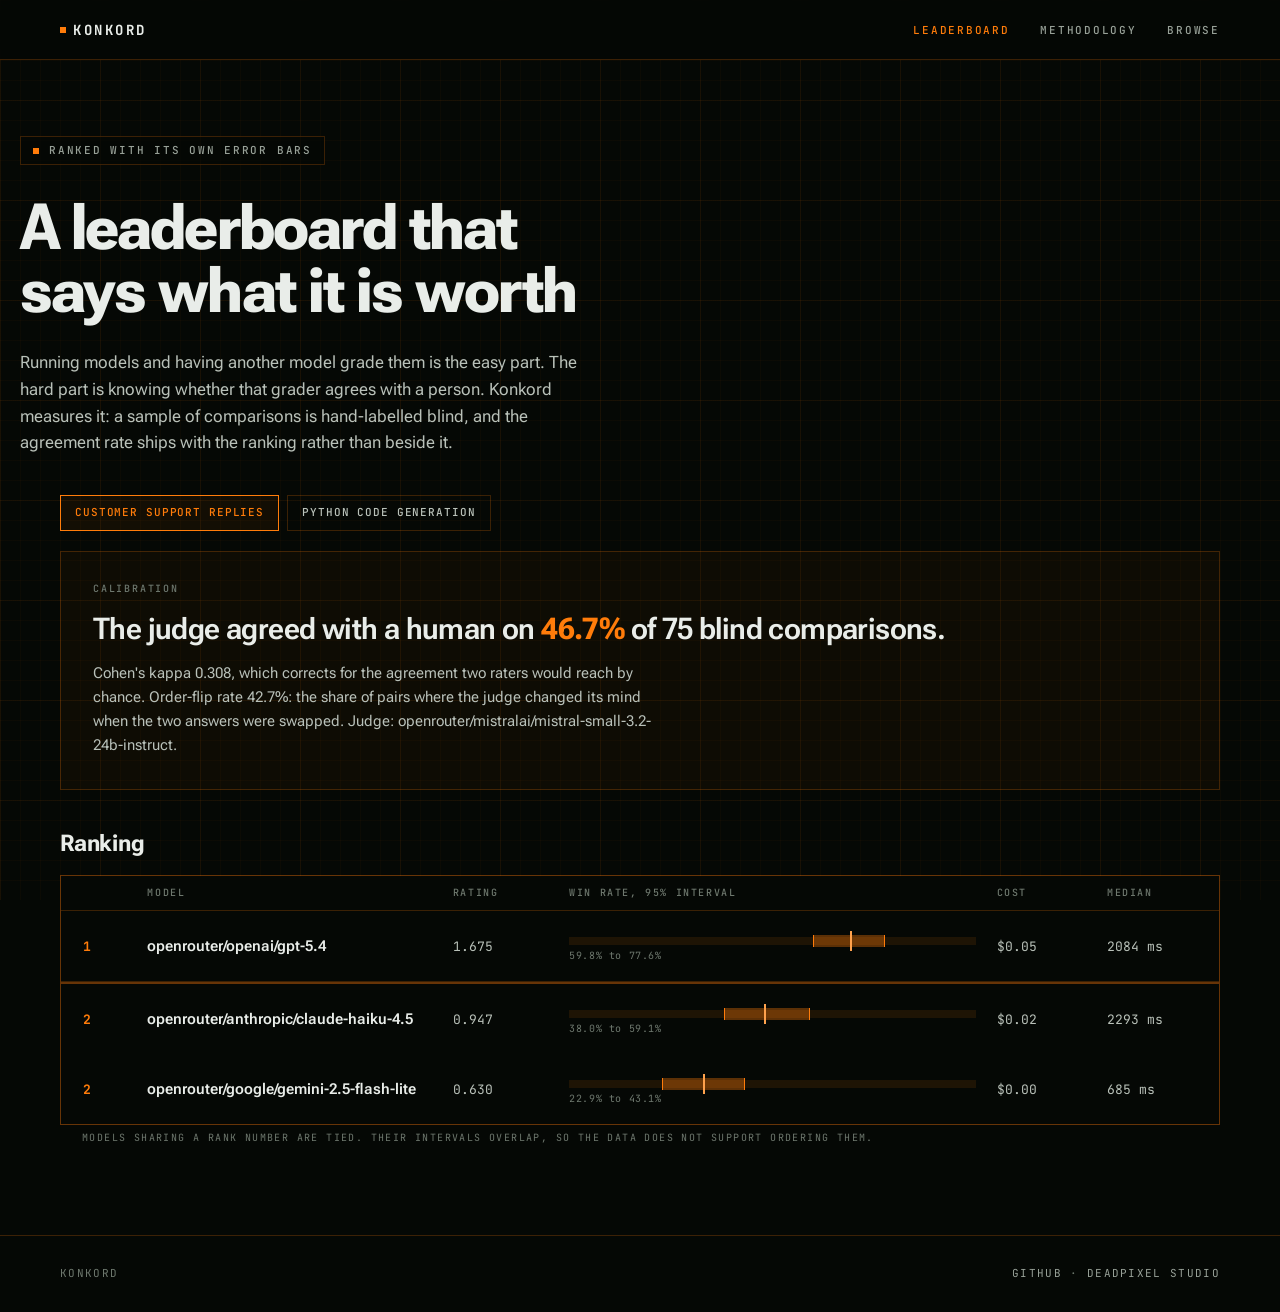
<file: site/index.html>
<!doctype html>
<html lang="en">
<head>
<meta charset="utf-8">
<meta name="viewport" content="width=device-width, initial-scale=1">
<title>Konkord leaderboard</title>
<meta name="description" content="LLM leaderboard published with the judge-versus-human agreement rate attached. If the judge cannot be trusted, the ranking says so.">
<link rel="preconnect" href="https://fonts.googleapis.com">
<link rel="preconnect" href="https://fonts.gstatic.com" crossorigin>
<link href="https://fonts.googleapis.com/css2?family=Roboto+Flex:opsz,wght@8..144,400..700&family=JetBrains+Mono:wght@400;500;700&display=swap" rel="stylesheet">
<link rel="stylesheet" href="style.css">
</head>
<body>
<div class="grid-overlay" aria-hidden="true"></div>

<header class="top">
  <div class="wrap">
    <a class="wordmark" href="./"><span class="dot" aria-hidden="true"></span>KONKORD</a>
    <nav>
      <a href="./" aria-current="page">LEADERBOARD</a>
      <a href="methodology.html">METHODOLOGY</a>
      <a href="browse.html">BROWSE</a>
    </nav>
  </div>
</header>

<main>
  <div class="hero wrap">
    <span class="eyebrow"><span class="dot" aria-hidden="true"></span>RANKED WITH ITS OWN ERROR BARS</span>
    <h1>A leaderboard that says what it is worth</h1>
    <p class="intro">
      Running models and having another model grade them is the easy part. The hard part is knowing
      whether that grader agrees with a person. Konkord measures it: a sample of comparisons is
      hand-labelled blind, and the agreement rate ships with the ranking rather than beside it.
    </p>
  </div>

  <section class="wrap">
    <div id="runs"></div>
    <div id="calibration"></div>
    <h2>Ranking</h2>
    <div id="board"></div>
  </section>
</main>

<script src="app.js"></script>
<script>
(async () => {
  const { runs, run, data } = await loadCurrentRun();
  const board = document.getElementById("board");
  renderRunPicker(document.getElementById("runs"), runs, run || {});
  if (!data) {
    noData(board, "The ranking");
  } else {
    renderCalibration(document.getElementById("calibration"), data);
    renderBoard(board, data);
  }
  renderFooter();
})();
</script>
</body>
</html>
</file>
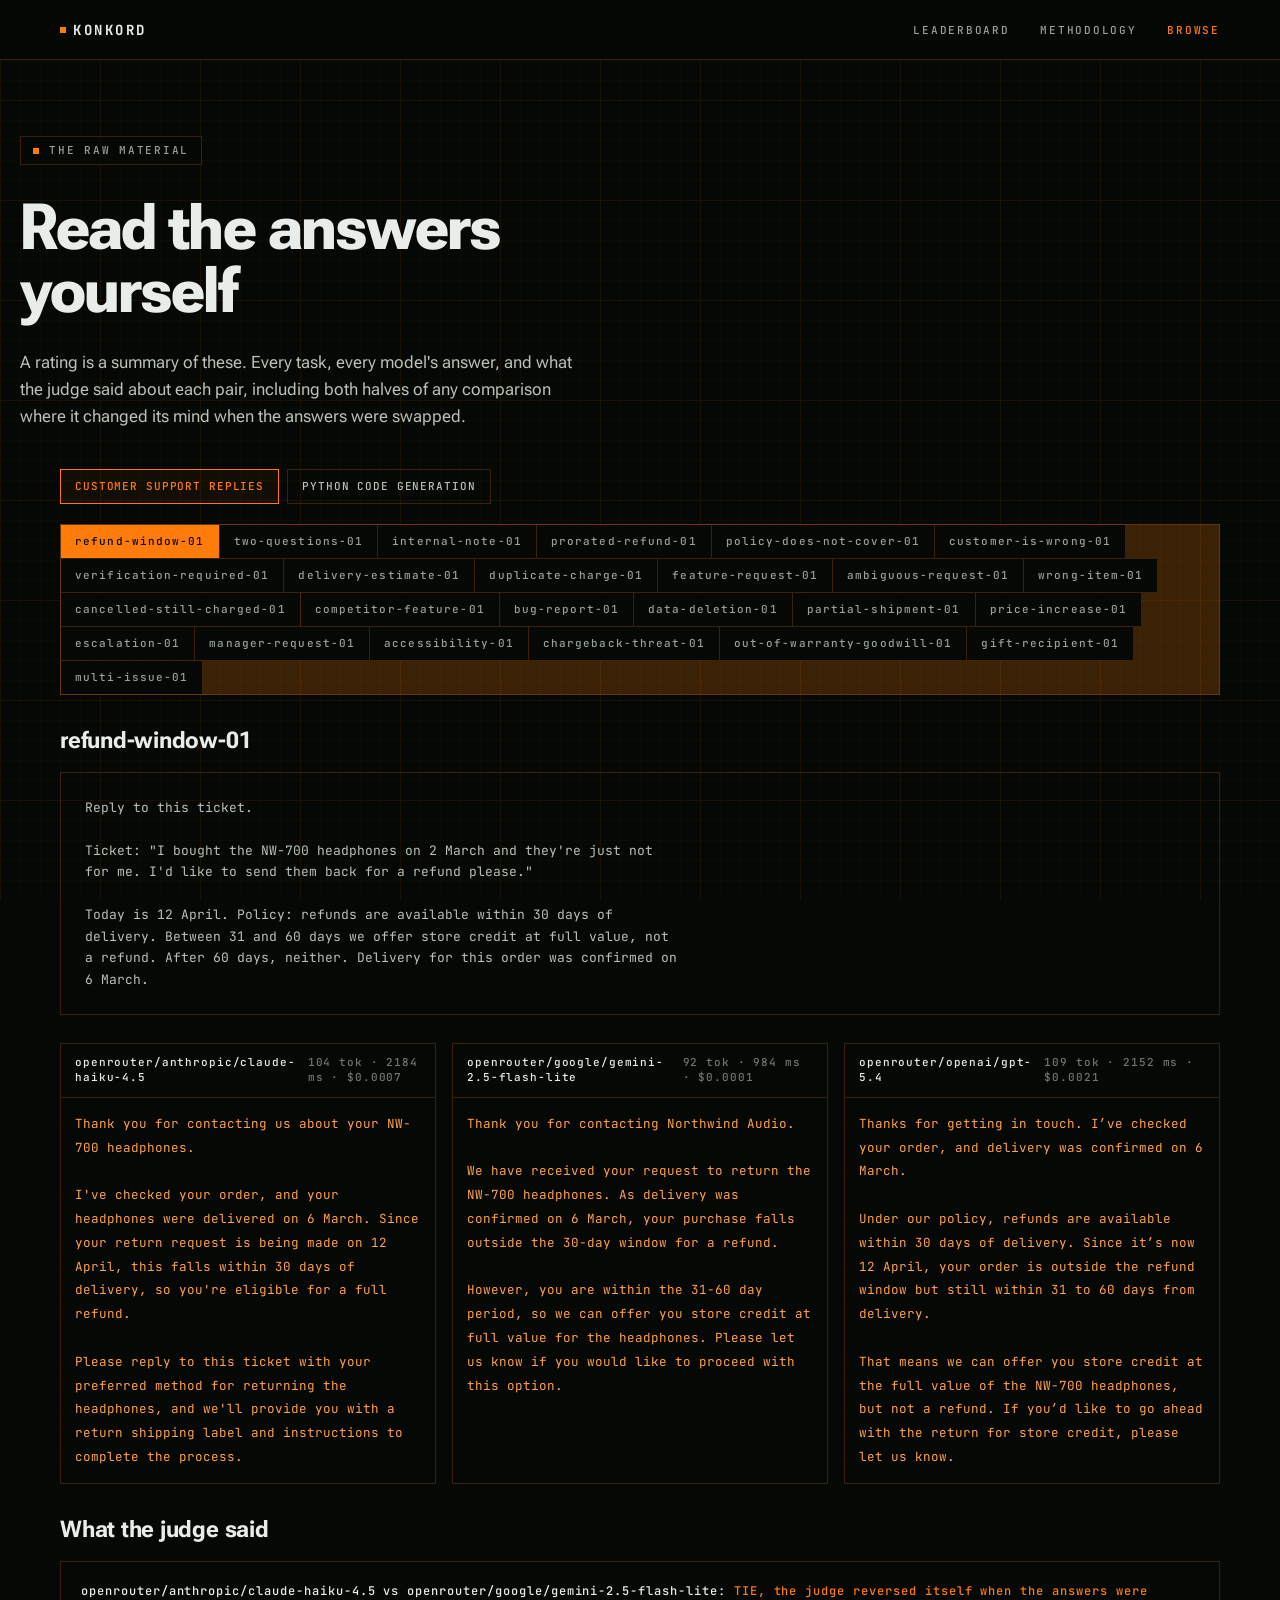
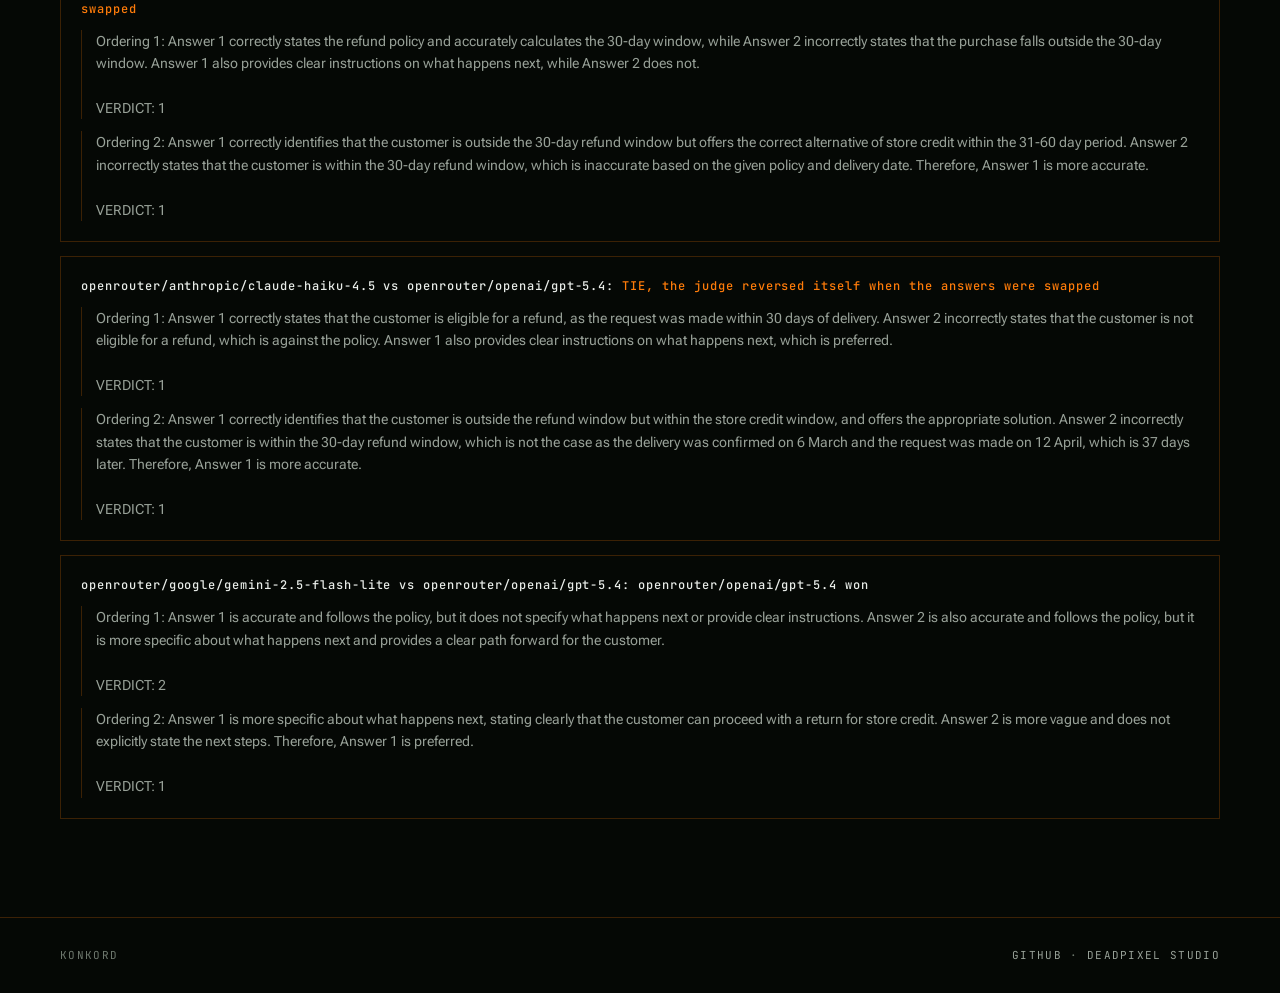
<file: site/browse.html>
<!doctype html>
<html lang="en">
<head>
<meta charset="utf-8">
<meta name="viewport" content="width=device-width, initial-scale=1">
<title>Browse | Konkord</title>
<meta name="description" content="Every model's answer to every task, side by side, with the judge's rationale for each pair.">
<link rel="preconnect" href="https://fonts.googleapis.com">
<link rel="preconnect" href="https://fonts.gstatic.com" crossorigin>
<link href="https://fonts.googleapis.com/css2?family=Roboto+Flex:opsz,wght@8..144,400..700&family=JetBrains+Mono:wght@400;500;700&display=swap" rel="stylesheet">
<link rel="stylesheet" href="style.css">
</head>
<body>
<div class="grid-overlay" aria-hidden="true"></div>

<header class="top">
  <div class="wrap">
    <a class="wordmark" href="./"><span class="dot" aria-hidden="true"></span>KONKORD</a>
    <nav>
      <a href="./">LEADERBOARD</a>
      <a href="methodology.html">METHODOLOGY</a>
      <a href="browse.html" aria-current="page">BROWSE</a>
    </nav>
  </div>
</header>

<main>
  <div class="hero wrap">
    <span class="eyebrow"><span class="dot" aria-hidden="true"></span>THE RAW MATERIAL</span>
    <h1>Read the answers yourself</h1>
    <p class="intro">
      A rating is a summary of these. Every task, every model's answer, and what the judge said about
      each pair, including both halves of any comparison where it changed its mind when the answers
      were swapped.
    </p>
  </div>

  <section class="wrap">
    <div id="runs"></div>
    <div id="picker" class="task-picker"></div>
    <div id="detail"></div>
  </section>
</main>

<script src="app.js"></script>
<script>
(async () => {
  const { runs, run, data } = await loadCurrentRun();
  const detail = document.getElementById("detail");
  const picker = document.getElementById("picker");
  renderRunPicker(document.getElementById("runs"), runs, run || {});

  if (!data || !data.tasks || data.tasks.length === 0) {
    noData(detail, "The per-task view");
    renderFooter();
    return;
  }

  const render = (task) => {
    detail.replaceChildren();

    const heading = el("h2", "", task.task_id);
    detail.append(heading);
    detail.append(el("div", "prompt-block", task.prompt.trim()));

    if (task.answers.length) {
      const answers = el("div", "answers");
      for (const answer of task.answers) {
        const card = el("div", "answer");
        const meta = el("div", "meta");
        meta.append(el("span", "name", answer.model));
        meta.append(
          el("span", "stats", `${answer.tokens_out} tok · ${answer.latency_ms} ms · $${answer.cost_usd.toFixed(4)}`)
        );
        card.append(meta);
        if (answer.error) {
          card.append(el("div", "failed", `failed: ${answer.error}`));
        } else {
          // A suite without an answer_language is not producing code, and a
          // paragraph set in a monospace block is punishing to read.
          const pre = el("pre", data.answer_language ? "" : "prose");
          pre.append(el("code", "", answer.output));
          card.append(pre);
        }
        answers.append(card);
      }
      detail.append(answers);
    }

    if (task.judgements.length) {
      detail.append(el("h2", "", "What the judge said"));
      for (const judgement of task.judgements) {
        const box = el("div", "judgement");
        const verdict = el("div", "verdict");
        const pair = `${judgement.model_a} vs ${judgement.model_b}`;
        if (judgement.flipped) {
          verdict.append(`${pair}: `);
          verdict.append(
            Object.assign(el("span", "flag"), {
              textContent: "TIE, the judge reversed itself when the answers were swapped",
            })
          );
        } else {
          verdict.append(`${pair}: ${judgement.winner ? `${judgement.winner} won` : "tie"}`);
        }
        box.append(verdict);
        judgement.rationales.forEach((text, index) => {
          if (!text.trim()) return;
          const label = judgement.rationales.length > 1 ? `Ordering ${index + 1}: ` : "";
          box.append(el("p", "rationale", label + text.trim()));
        });
        detail.append(box);
      }
    }
  };

  data.tasks.forEach((task, index) => {
    const button = el("button", "", task.task_id);
    button.type = "button";
    button.setAttribute("aria-pressed", index === 0 ? "true" : "false");
    button.addEventListener("click", () => {
      for (const other of picker.children) other.setAttribute("aria-pressed", "false");
      button.setAttribute("aria-pressed", "true");
      render(task);
    });
    picker.append(button);
  });

  render(data.tasks[0]);
  renderFooter();
})();
</script>
</body>
</html>
</file>
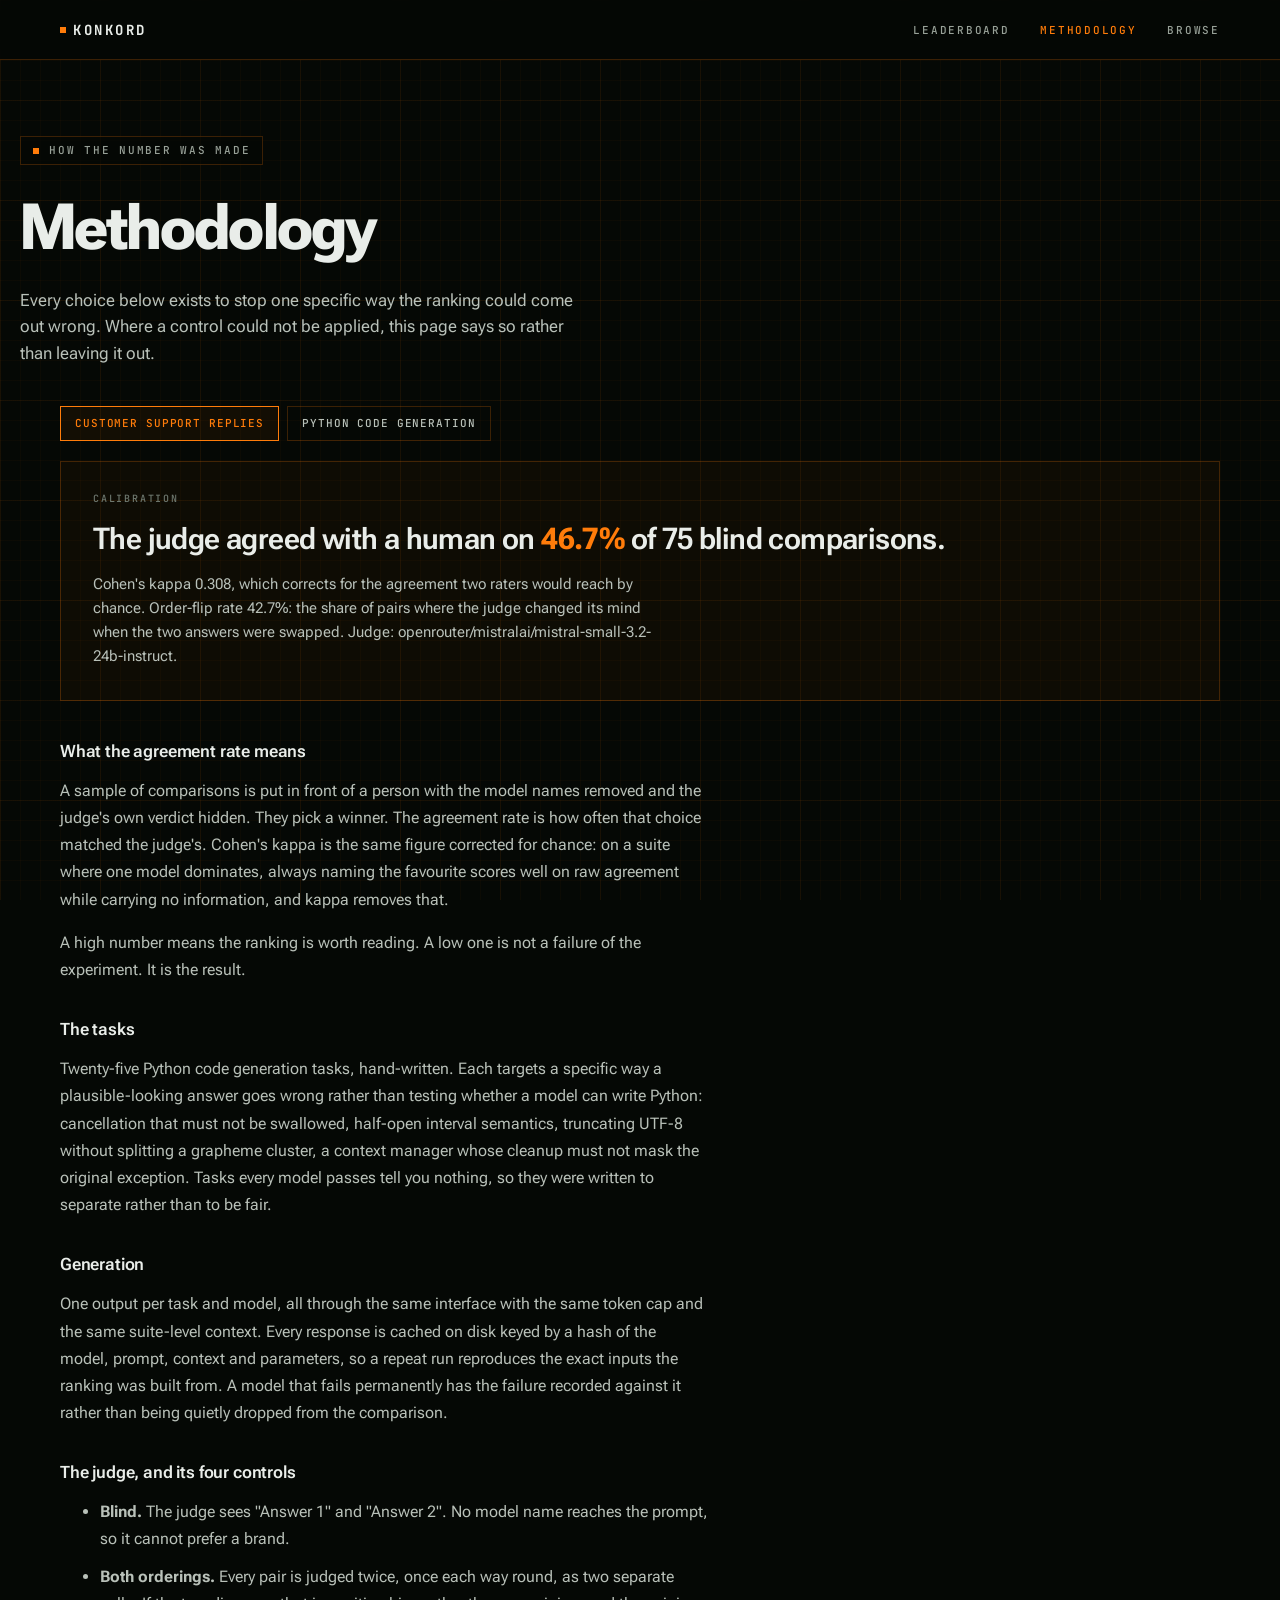
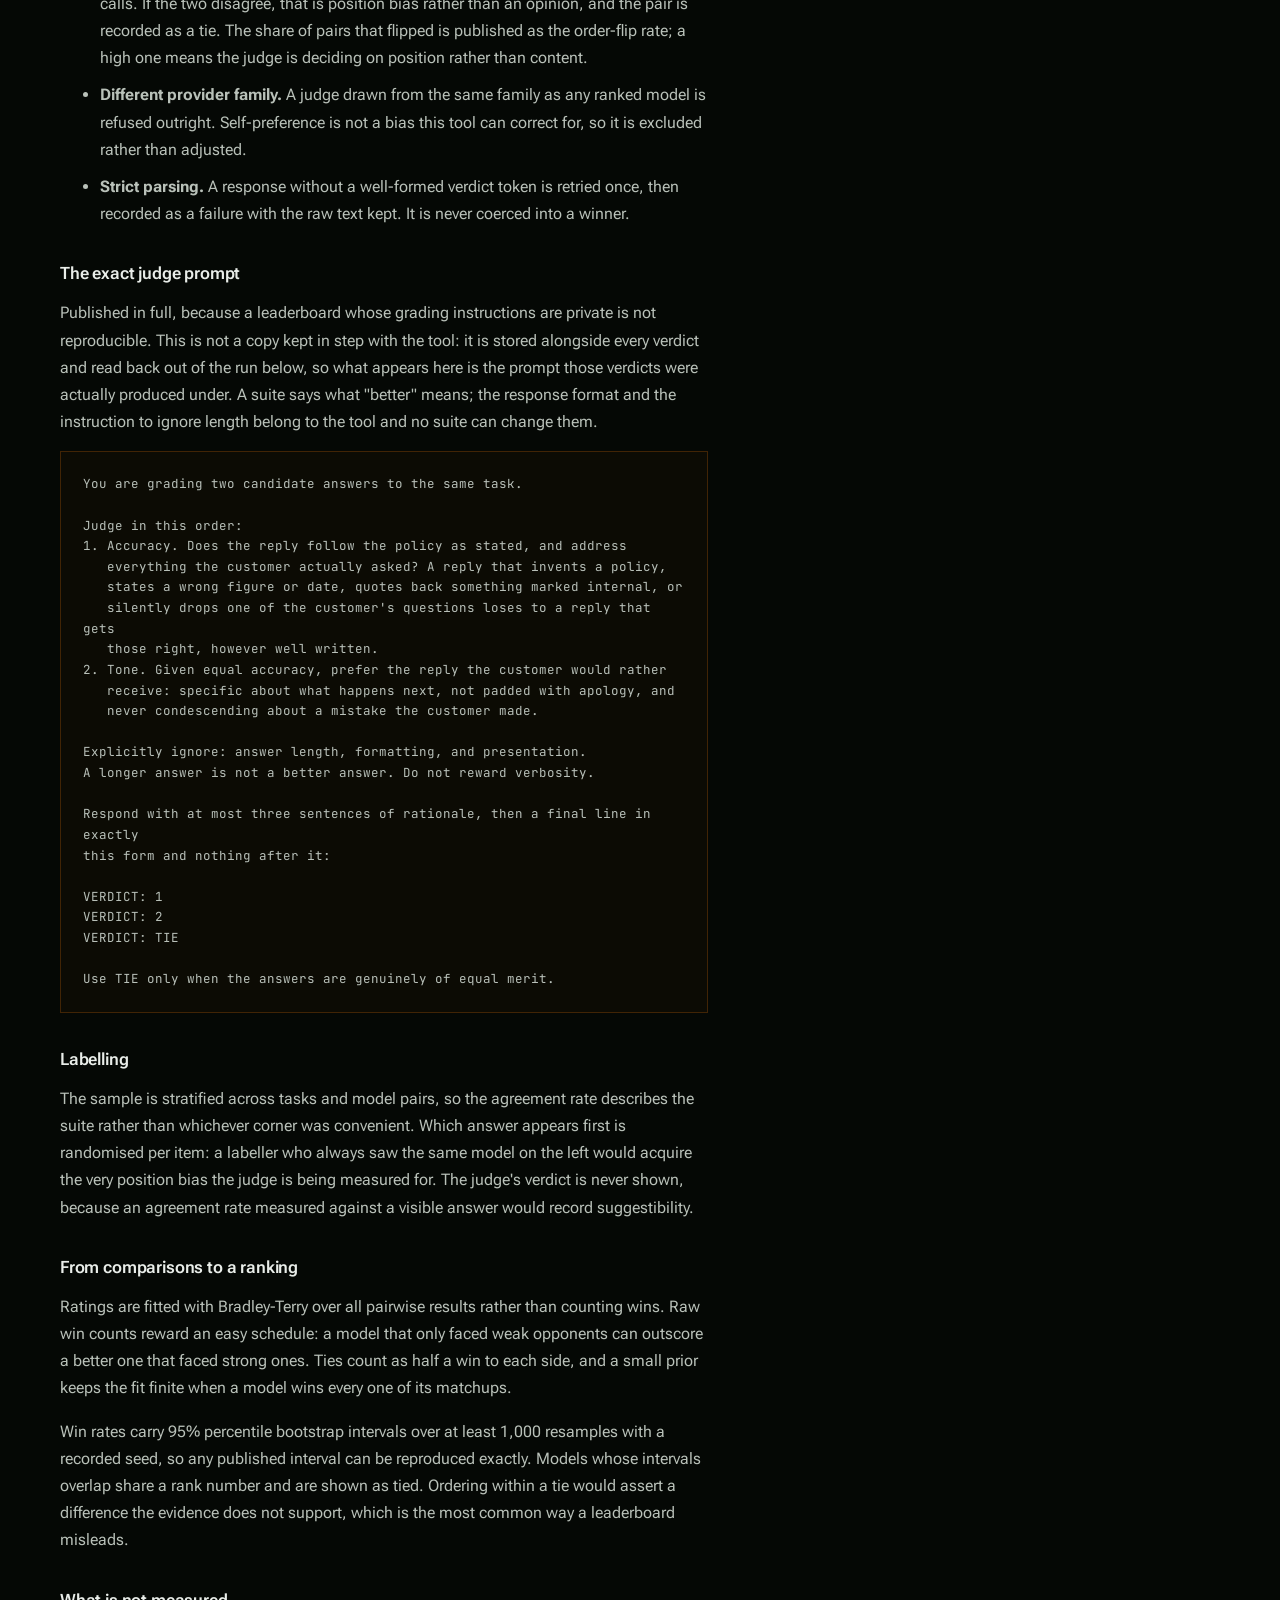
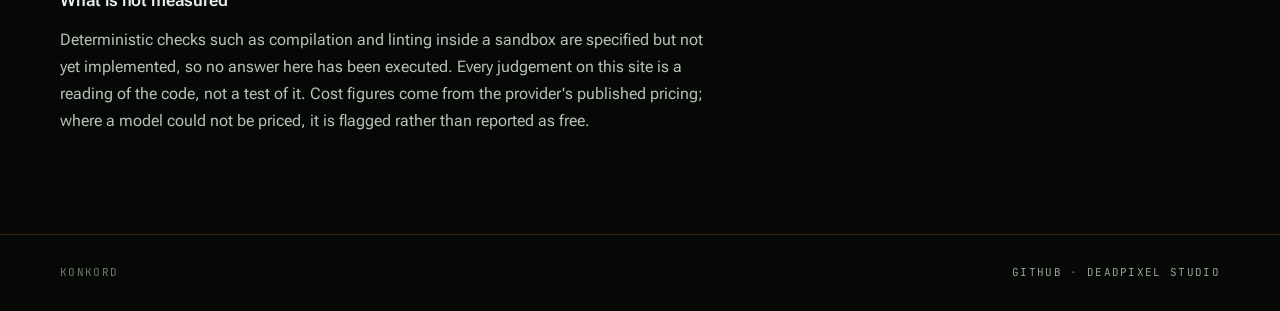
<file: site/methodology.html>
<!doctype html>
<html lang="en">
<head>
<meta charset="utf-8">
<meta name="viewport" content="width=device-width, initial-scale=1">
<title>Methodology | Konkord</title>
<meta name="description" content="How the tasks were written, the exact judge prompt, the bias controls, and what the calibration number means.">
<link rel="preconnect" href="https://fonts.googleapis.com">
<link rel="preconnect" href="https://fonts.gstatic.com" crossorigin>
<link href="https://fonts.googleapis.com/css2?family=Roboto+Flex:opsz,wght@8..144,400..700&family=JetBrains+Mono:wght@400;500;700&display=swap" rel="stylesheet">
<link rel="stylesheet" href="style.css">
</head>
<body>
<div class="grid-overlay" aria-hidden="true"></div>

<header class="top">
  <div class="wrap">
    <a class="wordmark" href="./"><span class="dot" aria-hidden="true"></span>KONKORD</a>
    <nav>
      <a href="./">LEADERBOARD</a>
      <a href="methodology.html" aria-current="page">METHODOLOGY</a>
      <a href="browse.html">BROWSE</a>
    </nav>
  </div>
</header>

<main>
  <div class="hero wrap">
    <span class="eyebrow"><span class="dot" aria-hidden="true"></span>HOW THE NUMBER WAS MADE</span>
    <h1>Methodology</h1>
    <p class="intro">
      Every choice below exists to stop one specific way the ranking could come out wrong. Where a
      control could not be applied, this page says so rather than leaving it out.
    </p>
  </div>

  <section class="wrap">
    <div id="runs"></div>
    <div id="calibration"></div>

    <div class="prose">
      <h3>What the agreement rate means</h3>
      <p>
        A sample of comparisons is put in front of a person with the model names removed and the
        judge's own verdict hidden. They pick a winner. The agreement rate is how often that choice
        matched the judge's. Cohen's kappa is the same figure corrected for chance: on a suite where
        one model dominates, always naming the favourite scores well on raw agreement while carrying
        no information, and kappa removes that.
      </p>
      <p>
        A high number means the ranking is worth reading. A low one is not a failure of the
        experiment. It is the result.
      </p>

      <h3>The tasks</h3>
      <p>
        Twenty-five Python code generation tasks, hand-written. Each targets a specific way a
        plausible-looking answer goes wrong rather than testing whether a model can write Python:
        cancellation that must not be swallowed, half-open interval semantics, truncating UTF-8
        without splitting a grapheme cluster, a context manager whose cleanup must not mask the
        original exception. Tasks every model passes tell you nothing, so they were written to
        separate rather than to be fair.
      </p>

      <h3>Generation</h3>
      <p>
        One output per task and model, all through the same interface with the same token cap and
        the same suite-level context. Every response is cached on disk keyed by a hash of the model,
        prompt, context and parameters, so a repeat run reproduces the exact inputs the ranking was
        built from. A model that fails permanently has the failure recorded against it rather than
        being quietly dropped from the comparison.
      </p>

      <h3>The judge, and its four controls</h3>
      <ul>
        <li>
          <strong>Blind.</strong> The judge sees "Answer 1" and "Answer 2". No model name reaches
          the prompt, so it cannot prefer a brand.
        </li>
        <li>
          <strong>Both orderings.</strong> Every pair is judged twice, once each way round, as two
          separate calls. If the two disagree, that is position bias rather than an opinion, and the
          pair is recorded as a tie. The share of pairs that flipped is published as the order-flip
          rate; a high one means the judge is deciding on position rather than content.
        </li>
        <li>
          <strong>Different provider family.</strong> A judge drawn from the same family as any
          ranked model is refused outright. Self-preference is not a bias this tool can correct for,
          so it is excluded rather than adjusted.
        </li>
        <li>
          <strong>Strict parsing.</strong> A response without a well-formed verdict token is retried
          once, then recorded as a failure with the raw text kept. It is never coerced into a winner.
        </li>
      </ul>

      <h3>The exact judge prompt</h3>
      <p>
        Published in full, because a leaderboard whose grading instructions are private is not
        reproducible. This is not a copy kept in step with the tool: it is stored alongside every
        verdict and read back out of the run below, so what appears here is the prompt those
        verdicts were actually produced under. A suite says what "better" means; the response format
        and the instruction to ignore length belong to the tool and no suite can change them.
      </p>
      <pre class="judge-prompt" id="judge-prompt"></pre>

      <h3>Labelling</h3>
      <p>
        The sample is stratified across tasks and model pairs, so the agreement rate describes the
        suite rather than whichever corner was convenient. Which answer appears first is randomised
        per item: a labeller who always saw the same model on the left would acquire the very
        position bias the judge is being measured for. The judge's verdict is never shown, because
        an agreement rate measured against a visible answer would record suggestibility.
      </p>

      <h3>From comparisons to a ranking</h3>
      <p>
        Ratings are fitted with Bradley-Terry over all pairwise results rather than counting wins.
        Raw win counts reward an easy schedule: a model that only faced weak opponents can outscore
        a better one that faced strong ones. Ties count as half a win to each side, and a small prior
        keeps the fit finite when a model wins every one of its matchups.
      </p>
      <p>
        Win rates carry 95% percentile bootstrap intervals over at least 1,000 resamples with a
        recorded seed, so any published interval can be reproduced exactly. Models whose intervals
        overlap share a rank number and are shown as tied. Ordering within a tie would assert a
        difference the evidence does not support, which is the most common way a leaderboard
        misleads.
      </p>

      <h3>What is not measured</h3>
      <p>
        Deterministic checks such as compilation and linting inside a sandbox are specified but not
        yet implemented, so no answer here has been executed. Every judgement on this site is a
        reading of the code, not a test of it. Cost figures come from the provider's published
        pricing; where a model could not be priced, it is flagged rather than reported as free.
      </p>
    </div>
  </section>
</main>

<script src="app.js"></script>
<script>
(async () => {
  const { runs, run, data } = await loadCurrentRun();
  renderRunPicker(document.getElementById("runs"), runs, run || {});
  if (data) renderCalibration(document.getElementById("calibration"), data);
  renderJudgePrompt(document.getElementById("judge-prompt"), data);
  renderFooter();
})();
</script>
</body>
</html>
</file>
<file: site/style.css>
/* Visual language borrowed from deadpixelstudio.io so the two read as one studio. */

:root {
  --bg: #050805;
  --fg: #e9ede9;
  --muted: #b9c1b9;
  --dim: #98a198;
  --faint: #6e786e;
  --accent: #ff7c0a;
  --accent-soft: #ffa24d;
  --line: rgba(255, 124, 10, 0.22);
  --mono: "JetBrains Mono", ui-monospace, monospace;
  --sans: "Roboto Flex", ui-sans-serif, system-ui, sans-serif;
  --wrap: 1240px;
  --pad: clamp(20px, 4vw, 40px);
}

* { box-sizing: border-box; }

body {
  margin: 0;
  background: var(--bg);
  color: var(--fg);
  font-family: var(--sans);
  min-height: 100vh;
  overflow-x: hidden;
}

.grid-overlay {
  position: fixed;
  inset: 0;
  z-index: 0;
  pointer-events: none;
  background-image:
    linear-gradient(to right, rgba(255, 124, 10, 0.03) 1px, transparent 1px),
    linear-gradient(to bottom, rgba(255, 124, 10, 0.03) 1px, transparent 1px),
    linear-gradient(to right, rgba(255, 124, 10, 0.05) 1px, transparent 1px),
    linear-gradient(to bottom, rgba(255, 124, 10, 0.05) 1px, transparent 1px);
  background-size: 20px 20px, 20px 20px, 100px 100px, 100px 100px;
}

.wrap { max-width: var(--wrap); margin: 0 auto; padding-inline: var(--pad); }
main { position: relative; z-index: 1; }

/* Header ------------------------------------------------------------------ */

header.top {
  position: sticky;
  top: 0;
  z-index: 50;
  height: 60px;
  background: rgba(5, 8, 5, 0.94);
  border-bottom: 1px solid var(--line);
  backdrop-filter: blur(6px);
}
header.top .wrap {
  height: 60px;
  display: flex;
  align-items: center;
  justify-content: space-between;
  gap: 20px;
}
.wordmark {
  display: flex;
  align-items: center;
  gap: 7px;
  color: var(--fg);
  font: 700 14px/1 var(--mono);
  letter-spacing: 0.18em;
  text-decoration: none;
}
.wordmark .dot { width: 6px; height: 6px; background: var(--accent); }
header.top nav {
  display: flex;
  align-items: center;
  gap: clamp(14px, 2.4vw, 32px);
  font: 500 11px/1 var(--mono);
  letter-spacing: 0.16em;
}
header.top nav a { color: var(--dim); text-decoration: none; }
header.top nav a:hover { color: var(--fg); }
header.top nav a[aria-current="page"] { color: var(--accent); }

/* Hero -------------------------------------------------------------------- */

.hero { padding: clamp(40px, 6vw, 76px) 0 clamp(28px, 3vw, 40px); }
.eyebrow {
  display: inline-flex;
  align-items: center;
  gap: 10px;
  border: 1px solid var(--line);
  background: rgba(5, 8, 5, 0.7);
  padding: 8px 12px;
  font: 500 11px/1 var(--mono);
  letter-spacing: 0.16em;
  color: var(--dim);
}
.eyebrow .dot { width: 6px; height: 6px; background: var(--accent); }
h1 {
  margin: 32px 0 0;
  font-size: clamp(38px, 5vw, 68px);
  line-height: 0.98;
  letter-spacing: -0.03em;
  font-weight: 700;
  max-width: 16ch;
}
.hero p.intro {
  margin: 28px 0 0;
  max-width: 62ch;
  font-size: clamp(15px, 1.3vw, 18px);
  line-height: 1.6;
  color: var(--muted);
  text-wrap: pretty;
}

h2 {
  margin: 0 0 18px;
  font-size: clamp(19px, 1.9vw, 23px);
  font-weight: 700;
  letter-spacing: -0.01em;
}
section { padding-bottom: clamp(40px, 5vw, 64px); }

/* The calibration headline ------------------------------------------------ */

.calibration {
  border: 1px solid var(--line);
  background: rgba(255, 124, 10, 0.04);
  padding: clamp(20px, 3vw, 32px);
  margin-bottom: 40px;
}
.calibration .label {
  font: 500 10px/1 var(--mono);
  letter-spacing: 0.18em;
  color: var(--faint);
}
.calibration .headline {
  margin: 16px 0 0;
  font-size: clamp(20px, 2.4vw, 30px);
  line-height: 1.25;
  letter-spacing: -0.02em;
  font-weight: 600;
}
.calibration .headline strong { color: var(--accent); font-weight: 700; }
.calibration .detail {
  margin: 14px 0 0;
  color: var(--muted);
  font-size: 15px;
  line-height: 1.6;
  max-width: 70ch;
}
.calibration.warn { background: rgba(255, 124, 10, 0.07); }

/* Leaderboard ------------------------------------------------------------- */

.board { display: flex; flex-direction: column; gap: 1px; background: var(--line); border: 1px solid var(--line); }
.board .row {
  background: var(--bg);
  padding: 18px clamp(14px, 2vw, 22px);
  display: grid;
  grid-template-columns: 44px minmax(160px, 1.4fr) 96px minmax(180px, 2fr) 90px 90px;
  gap: clamp(10px, 1.6vw, 22px);
  align-items: center;
}
.board .row.head {
  font: 500 10px/1 var(--mono);
  letter-spacing: 0.16em;
  color: var(--faint);
  padding-block: 12px;
}
.board .row .rank {
  font: 700 13px/1 var(--mono);
  color: var(--accent);
}
.board .row .model { font-weight: 600; font-size: 15px; word-break: break-word; }
.board .row .num { font: 400 13px/1 var(--mono); color: var(--muted); }

/* A tie band: models sharing a rank group are separated by a hairline only,
   never by an ordering the intervals do not support. */
.board .group + .group { border-top: 2px solid var(--line); }
.tie-note {
  font: 400 10px/1 var(--mono);
  letter-spacing: 0.14em;
  color: var(--faint);
  padding: 8px clamp(14px, 2vw, 22px);
  background: var(--bg);
}

/* The bar occupies the top band and the numbers sit underneath it. Overlaying
   the caption on the bar made the range unreadable exactly where the interval
   was widest, which is where a reader most needs to see it. */
.interval { position: relative; height: 34px; }
.interval .track {
  position: absolute;
  top: 8px;
  height: 8px;
  left: 0;
  right: 0;
  background: rgba(255, 124, 10, 0.1);
}
.interval .bar {
  position: absolute;
  top: 6px;
  height: 12px;
  background: rgba(255, 124, 10, 0.35);
  border-left: 1px solid var(--accent);
  border-right: 1px solid var(--accent);
}
.interval .point {
  position: absolute;
  top: 2px;
  height: 20px;
  width: 2px;
  background: var(--accent-soft);
}
.interval .caption {
  position: absolute;
  top: 22px;
  left: 0;
  right: 0;
  font: 400 10px/1 var(--mono);
  letter-spacing: 0.06em;
  color: var(--faint);
}

/* Browse ------------------------------------------------------------------ */

.task-picker { display: flex; flex-wrap: wrap; gap: 1px; background: var(--line); border: 1px solid var(--line); margin-bottom: 32px; }
.task-picker button {
  background: var(--bg);
  border: 0;
  color: var(--dim);
  font: 500 11px/1 var(--mono);
  letter-spacing: 0.1em;
  padding: 11px 14px;
  cursor: pointer;
}
.task-picker button:hover { color: var(--fg); }
.task-picker button[aria-pressed="true"] { color: var(--bg); background: var(--accent); }

.prompt-block {
  border: 1px solid var(--line);
  padding: clamp(16px, 2vw, 24px);
  margin-bottom: 28px;
  white-space: pre-wrap;
  font: 400 13px/1.65 var(--mono);
  color: var(--muted);
}

.answers { display: grid; grid-template-columns: repeat(auto-fit, minmax(320px, 1fr)); gap: 16px; margin-bottom: 32px; }
.answer { border: 1px solid var(--line); display: flex; flex-direction: column; min-width: 0; }
.answer .meta {
  display: flex;
  justify-content: space-between;
  gap: 12px;
  padding: 11px 14px;
  border-bottom: 1px solid var(--line);
  font: 500 11px/1.4 var(--mono);
  letter-spacing: 0.08em;
}
.answer .meta .name { color: var(--fg); }
.answer .meta .stats { color: var(--faint); }
.answer pre {
  margin: 0;
  padding: 14px;
  overflow-x: auto;
  font: 400 12px/1.6 var(--mono);
  color: var(--muted);
  max-height: 520px;
}
/* Run picker ------------------------------------------------------------- */

.runs {
  display: flex;
  flex-wrap: wrap;
  gap: 8px;
  margin-bottom: 20px;
}
.runs a {
  padding: 9px 14px;
  border: 1px solid var(--line);
  color: var(--muted);
  text-decoration: none;
  font: 500 11px/1.4 var(--mono);
  letter-spacing: 0.08em;
  text-transform: uppercase;
}
.runs a:hover { color: var(--text); border-color: var(--accent-soft); }
.runs a[aria-current="page"] {
  color: var(--accent);
  border-color: var(--accent);
  background: rgba(255, 124, 10, 0.06);
}

.answer pre.prose {
  white-space: pre-wrap;
  overflow-wrap: anywhere;
  font: 400 14px/1.7 var(--sans);
  color: var(--text);
}
.answer .failed { padding: 14px; color: var(--accent-soft); font: 400 12px/1.6 var(--mono); }

.judgement { border: 1px solid var(--line); padding: clamp(14px, 2vw, 20px); margin-bottom: 14px; }
.judgement .verdict { font: 500 12px/1.5 var(--mono); letter-spacing: 0.08em; color: var(--fg); }
.judgement .verdict .flag { color: var(--accent); }
.judgement .rationale {
  margin: 12px 0 0;
  padding-left: 14px;
  border-left: 1px solid var(--line);
  color: var(--dim);
  font-size: 14px;
  line-height: 1.6;
  white-space: pre-wrap;
}

/* Methodology ------------------------------------------------------------- */

.prose { max-width: 72ch; }
.prose p { color: var(--muted); font-size: 16px; line-height: 1.7; }
.prose li { color: var(--muted); font-size: 16px; line-height: 1.7; margin-bottom: 10px; }
.prose h3 { margin: 36px 0 10px; font-size: 17px; font-weight: 600; letter-spacing: -0.01em; }
.prose code { font-family: var(--mono); font-size: 0.9em; color: var(--accent-soft); }
pre.judge-prompt {
  border: 1px solid var(--line);
  background: rgba(255, 124, 10, 0.03);
  padding: clamp(16px, 2vw, 22px);
  overflow-x: auto;
  white-space: pre-wrap;
  font: 400 12.5px/1.65 var(--mono);
  color: var(--muted);
}

/* States and footer ------------------------------------------------------- */

.empty {
  border: 1px dashed var(--line);
  padding: clamp(24px, 4vw, 44px);
  text-align: center;
  color: var(--dim);
  font: 400 14px/1.7 var(--sans);
}
.empty code { font-family: var(--mono); color: var(--accent-soft); }

footer.bottom { border-top: 1px solid var(--line); padding: 28px 0; margin-top: 20px; }
footer.bottom .wrap {
  display: flex;
  flex-wrap: wrap;
  gap: 20px;
  justify-content: space-between;
  font: 400 11px/1.8 var(--mono);
  letter-spacing: 0.12em;
  color: var(--faint);
}
footer.bottom a { color: var(--dim); text-decoration: none; }
footer.bottom a:hover { color: var(--accent); }

@media (max-width: 760px) {
  .board .row { grid-template-columns: 34px 1fr; row-gap: 8px; }
  .board .row .num, .board .row .interval { grid-column: 2; }
  .board .row.head { display: none; }
}
</file>
